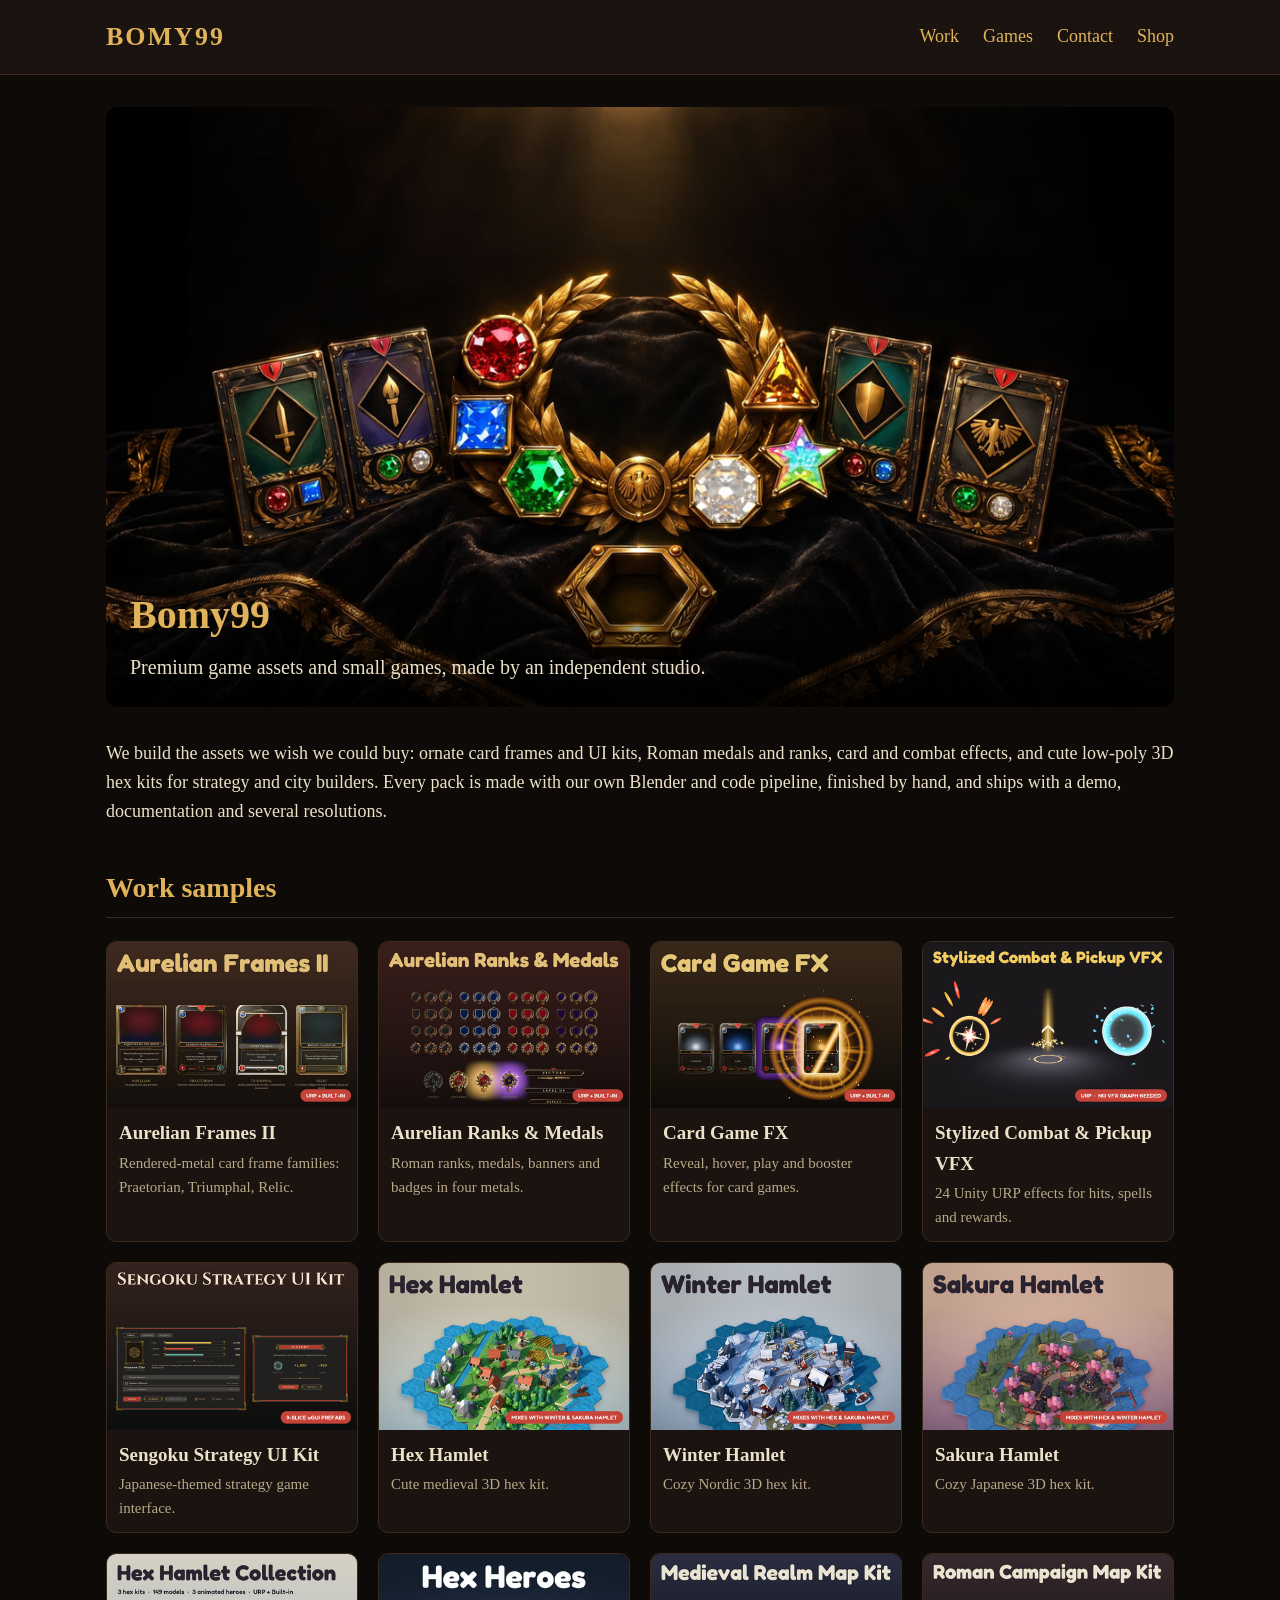
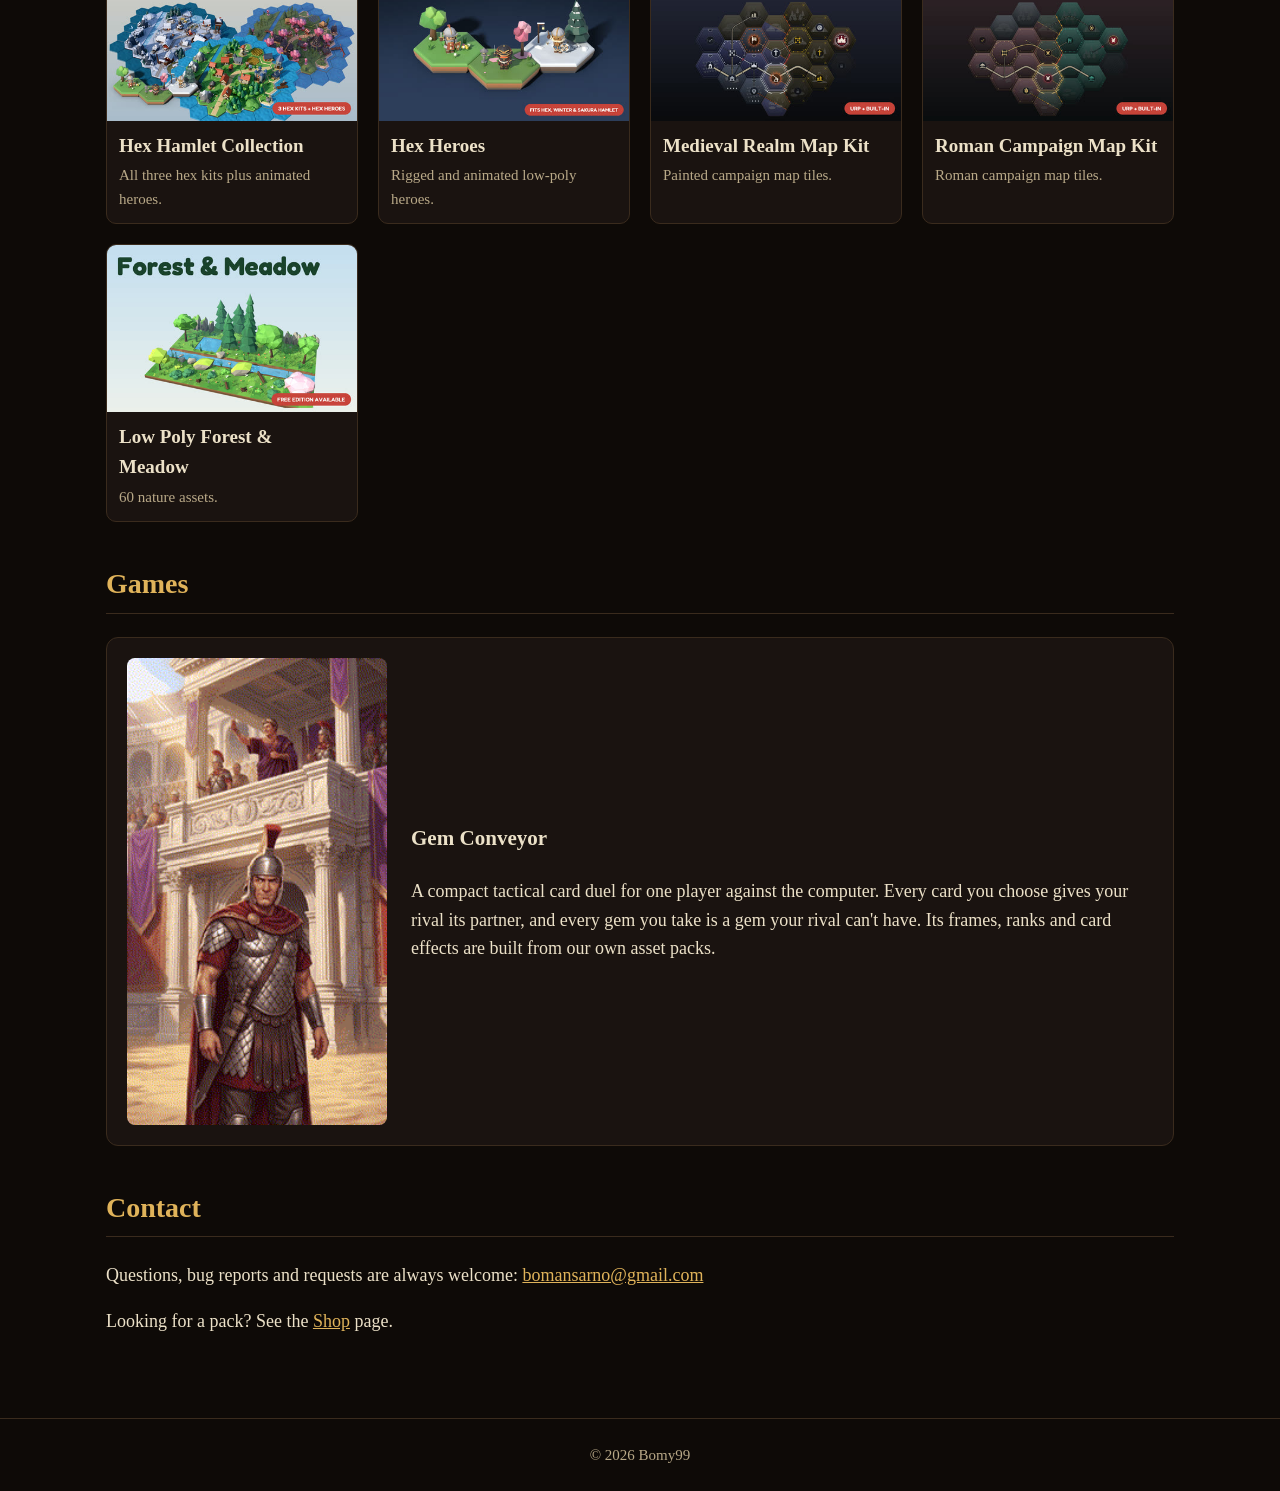
<file: index.html>
<!doctype html>
<html lang="en">
<head>
<meta charset="utf-8">
<meta name="viewport" content="width=device-width, initial-scale=1">
<title>Bomy99 - game art and games</title>
<meta name="description" content="Bomy99 is a small independent studio making premium game assets and small games.">
<link rel="stylesheet" href="style.css">
</head>
<body>
<header><nav><a class="brand" href="index.html">BOMY99</a><a href="#work">Work</a><a href="#games">Games</a><a href="#contact">Contact</a><a href="shop.html">Shop</a></nav></header>
<main>
<section class="hero">
  <img src="gem-hero.jpg" alt="Gems, laurel wreath and card frames from Gem Conveyor">
  <div><h1>Bomy99</h1><p>Premium game assets and small games, made by an independent studio.</p></div>
</section>

<p>We build the assets we wish we could buy: ornate card frames and UI kits, Roman medals and ranks, card and combat effects,
and cute low-poly 3D hex kits for strategy and city builders. Every pack is made with our own Blender and code pipeline,
finished by hand, and ships with a demo, documentation and several resolutions.</p>

<h2 id="work">Work samples</h2>
<div class="grid">
  <div class="card"><img src="AurelianFramesII.jpg" alt=""><h3>Aurelian Frames II</h3><p>Rendered-metal card frame families: Praetorian, Triumphal, Relic.</p></div>
  <div class="card"><img src="AurelianRanksMedals.jpg" alt=""><h3>Aurelian Ranks &amp; Medals</h3><p>Roman ranks, medals, banners and badges in four metals.</p></div>
  <div class="card"><img src="CardGameFX.jpg" alt=""><h3>Card Game FX</h3><p>Reveal, hover, play and booster effects for card games.</p></div>
  <div class="card"><img src="StylizedVFX.jpg" alt=""><h3>Stylized Combat &amp; Pickup VFX</h3><p>24 Unity URP effects for hits, spells and rewards.</p></div>
  <div class="card"><img src="SengokuUIKit.jpg" alt=""><h3>Sengoku Strategy UI Kit</h3><p>Japanese-themed strategy game interface.</p></div>
  <div class="card"><img src="HexHamlet.jpg" alt=""><h3>Hex Hamlet</h3><p>Cute medieval 3D hex kit.</p></div>
  <div class="card"><img src="HexHamletWinter.jpg" alt=""><h3>Winter Hamlet</h3><p>Cozy Nordic 3D hex kit.</p></div>
  <div class="card"><img src="HexHamletSakura.jpg" alt=""><h3>Sakura Hamlet</h3><p>Cozy Japanese 3D hex kit.</p></div>
  <div class="card"><img src="HexHamletCollection.jpg" alt=""><h3>Hex Hamlet Collection</h3><p>All three hex kits plus animated heroes.</p></div>
  <div class="card"><img src="HexHeroes.jpg" alt=""><h3>Hex Heroes</h3><p>Rigged and animated low-poly heroes.</p></div>
  <div class="card"><img src="MedievalRealmMap.jpg" alt=""><h3>Medieval Realm Map Kit</h3><p>Painted campaign map tiles.</p></div>
  <div class="card"><img src="RomanCampaignMap.jpg" alt=""><h3>Roman Campaign Map Kit</h3><p>Roman campaign map tiles.</p></div>
  <div class="card"><img src="ForestMeadow.jpg" alt=""><h3>Low Poly Forest &amp; Meadow</h3><p>60 nature assets.</p></div>
</div>

<h2 id="games">Games</h2>
<div class="game">
  <img src="varro.gif" alt="Varro, the host of Gem Conveyor, celebrating">
  <div><h3>Gem Conveyor</h3><p>A compact tactical card duel for one player against the computer. Every card you choose gives your
  rival its partner, and every gem you take is a gem your rival can't have. Its frames, ranks and card effects are built from
  our own asset packs.</p></div>
</div>

<h2 id="contact">Contact</h2>
<p>Questions, bug reports and requests are always welcome: <a href="mailto:bomansarno@gmail.com">bomansarno@gmail.com</a></p>
<p>Looking for a pack? See the <a href="shop.html">Shop</a> page.</p>
</main>
<footer>&copy; 2026 Bomy99</footer>
</body>
</html>
</file>
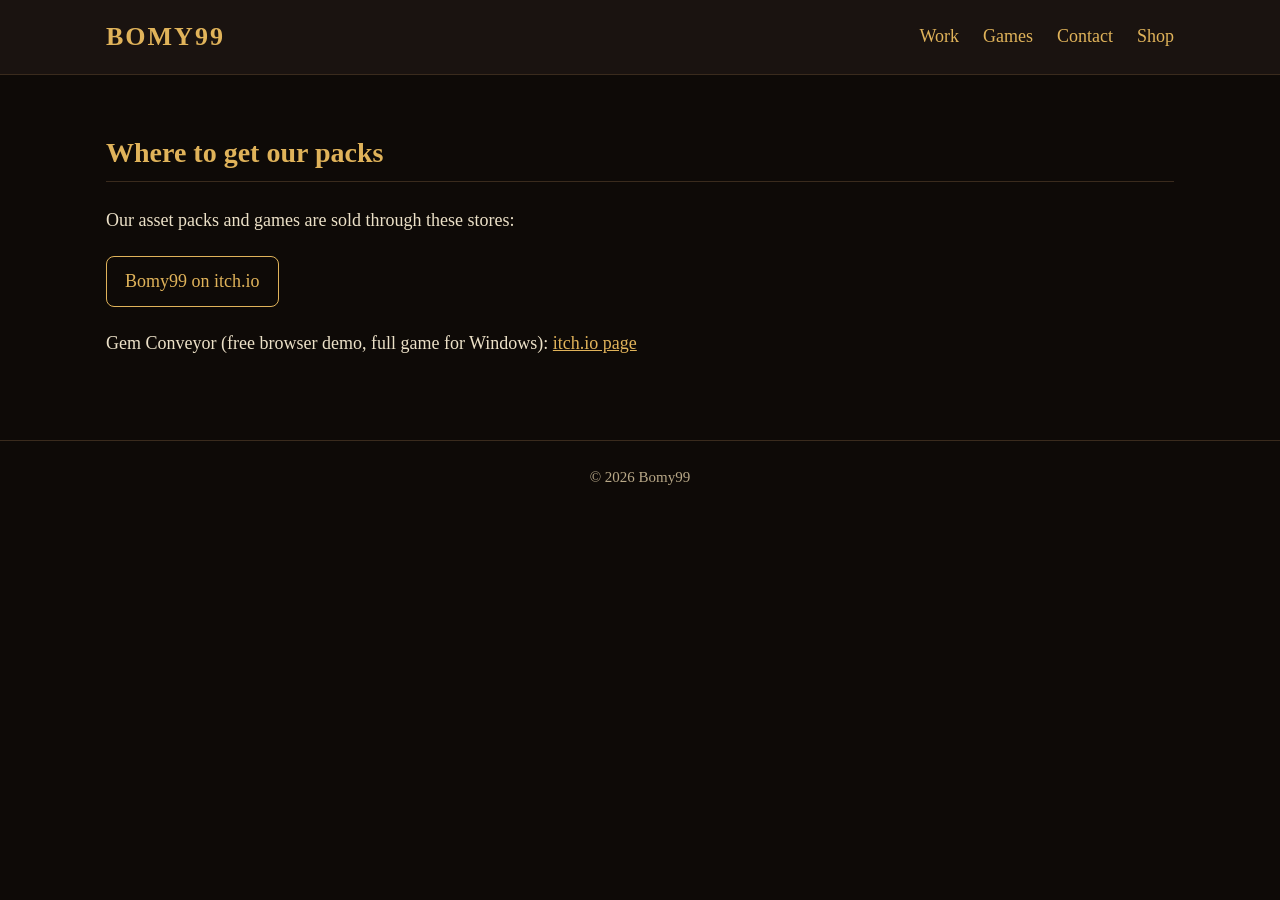
<file: shop.html>
<!doctype html>
<html lang="en">
<head>
<meta charset="utf-8">
<meta name="viewport" content="width=device-width, initial-scale=1">
<title>Shop - Bomy99</title>
<link rel="stylesheet" href="style.css">
</head>
<body>
<header><nav><a class="brand" href="index.html">BOMY99</a><a href="index.html#work">Work</a><a href="index.html#games">Games</a><a href="index.html#contact">Contact</a><a href="shop.html">Shop</a></nav></header>
<main class="shop">
<h2>Where to get our packs</h2>
<p>Our asset packs and games are sold through these stores:</p>
<p><a class="btn" href="https://bomy99.itch.io">Bomy99 on itch.io</a></p>
<p>Gem Conveyor (free browser demo, full game for Windows): <a href="https://bomy99.itch.io/gemconveyor">itch.io page</a></p>
</main>
<footer>&copy; 2026 Bomy99</footer>
</body>
</html>
</file>
<file: style.css>
:root { --bg: #0e0a07; --bg2: #1a1310; --line: #3a2b1d; --text: #ece1c8; --muted: #b9a988; --gold: #e0b35a; }
* { box-sizing: border-box; }
body { margin: 0; background: var(--bg); color: var(--text); font: 18px/1.6 Georgia, "Times New Roman", serif; }
a { color: var(--gold); }
header { border-bottom: 1px solid var(--line); background: var(--bg2); }
nav { max-width: 1100px; margin: 0 auto; padding: 16px; display: flex; gap: 24px; align-items: center; }
nav .brand { font-size: 26px; font-weight: bold; letter-spacing: 2px; color: var(--gold); text-decoration: none; margin-right: auto; }
nav a { text-decoration: none; font-size: 18px; }
main { max-width: 1100px; margin: 0 auto; padding: 16px; }
.hero { position: relative; border-radius: 12px; overflow: hidden; margin: 16px 0 32px; }
.hero img { width: 100%; display: block; }
.hero div { position: absolute; left: 0; right: 0; bottom: 0; padding: 24px; background: linear-gradient(transparent, rgba(0,0,0,.85)); }
.hero h1 { margin: 0; font-size: 40px; color: var(--gold); }
.hero p { margin: 4px 0 0; font-size: 20px; }
h2 { color: var(--gold); font-size: 28px; border-bottom: 1px solid var(--line); padding-bottom: 6px; margin-top: 40px; }
.grid { display: grid; grid-template-columns: repeat(auto-fill, minmax(240px, 1fr)); gap: 20px; }
.card { background: var(--bg2); border: 1px solid var(--line); border-radius: 10px; overflow: hidden; }
.card img { width: 100%; aspect-ratio: 3 / 2; object-fit: cover; display: block; }
.card h3 { margin: 10px 12px 2px; font-size: 19px; }
.card p { margin: 0 12px 12px; color: var(--muted); font-size: 15px; }
.game { display: grid; grid-template-columns: 260px 1fr; gap: 24px; align-items: center; background: var(--bg2); border: 1px solid var(--line); border-radius: 12px; padding: 20px; }
.game img { width: 100%; border-radius: 8px; }
.shop a.btn { display: inline-block; padding: 10px 18px; border: 1px solid var(--gold); border-radius: 8px; text-decoration: none; margin: 4px 8px 4px 0; }
footer { border-top: 1px solid var(--line); margin-top: 48px; padding: 24px 16px; text-align: center; color: var(--muted); font-size: 15px; }
@media (max-width: 700px) { .game { grid-template-columns: 1fr; } .hero h1 { font-size: 28px; } nav { gap: 14px; } }
</file>
